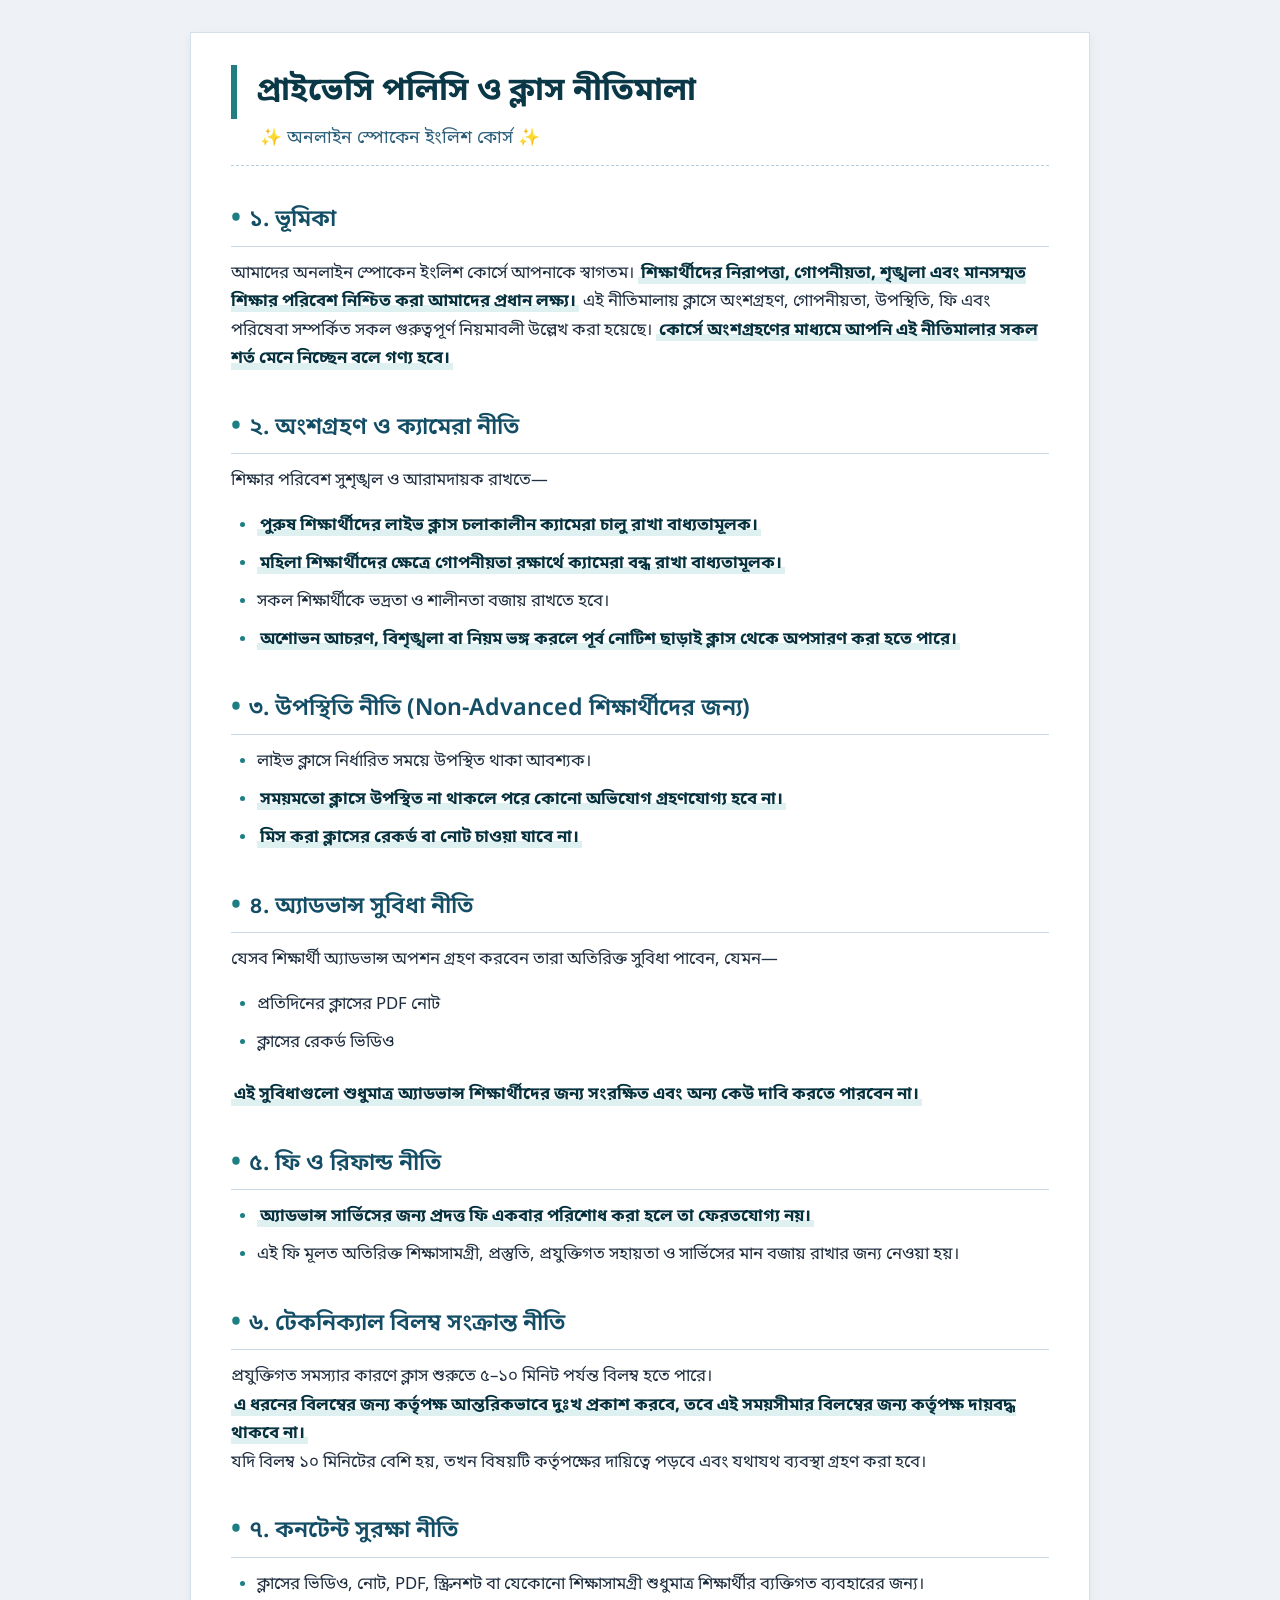
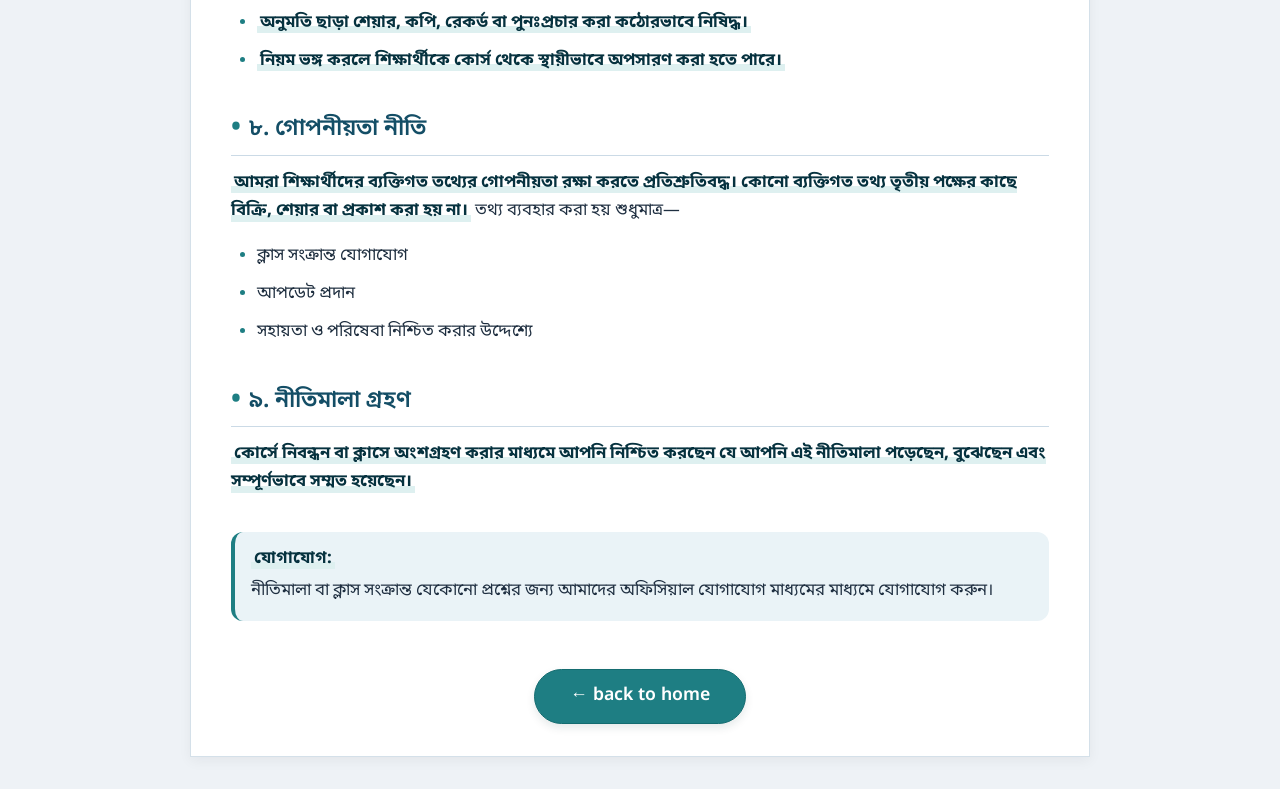
<file: privacy.html>
<!DOCTYPE html>
<html lang="bn">

<head>
  <meta charset="UTF-8">
  <meta name="viewport" content="width=device-width, initial-scale=1.0">
  <title>প্রাইভেসি পলিসি ও ক্লাস নীতিমালা | অনলাইন স্পোকেন ইংলিশ কোর্স</title>
  <!-- Noto Sans Bengali for clear rendering -->
  <link rel="preconnect" href="https://fonts.googleapis.com">
  <link rel="preconnect" href="https://fonts.gstatic.com" crossorigin>
  <link href="https://fonts.googleapis.com/css2?family=Noto+Sans+Bengali:wght@400;600;700&display=swap"
    rel="stylesheet">
  <style>
    * {
      margin: 0;
      padding: 0;
      box-sizing: border-box;
    }

    body {
      background: #eef2f6;
      /* soft neutral background */
      font-family: 'Noto Sans Bengali', 'Hind Siliguri', sans-serif;
      line-height: 1.7;
      color: #1e2e3f;
      padding: 2rem 1.5rem;
    }

    .content {
      max-width: 900px;
      margin: 0 auto;
      background: #ffffff;
      padding: 2rem 2.5rem;
      border: 1px solid #d4e0e9;
      /* subtle border, no heavy card */
      box-shadow: 0 4px 12px rgba(0, 20, 30, 0.05);
    }

    h1 {
      font-size: 2rem;
      font-weight: 700;
      color: #0a3847;
      margin-bottom: 0.2rem;
      border-left: 6px solid #1e7e83;
      padding-left: 1.2rem;
    }

    .subtitle {
      font-size: 1.1rem;
      color: #2b5f7a;
      margin-bottom: 2rem;
      margin-top: 0.3rem;
      padding-left: 1.8rem;
      border-bottom: 1px dashed #b8cfdd;
      padding-bottom: 0.7rem;
    }

    h2 {
      font-size: 1.45rem;
      font-weight: 600;
      color: #144e66;
      margin: 2rem 0 0.8rem 0;
      border-bottom: 1px solid #cbdae6;
      padding-bottom: 0.25rem;
    }

    h2::before {
      content: "•";
      color: #1e7e83;
      font-weight: bold;
      margin-right: 8px;
      font-size: 1.6rem;
      vertical-align: middle;
    }

    p {
      margin-bottom: 1rem;
      font-size: 1.05rem;
      color: #1f2f41;
    }

    ul,
    ol {
      margin: 0.7rem 0 1.5rem 1.6rem;
    }

    li {
      margin-bottom: 0.6rem;
      font-size: 1.05rem;
    }

    li::marker {
      color: #1e7e83;
      font-weight: 600;
    }

    /* Bold important clauses — with subtle highlight */
    strong {
      font-weight: 700;
      color: #06323f;
      background: linear-gradient(145deg, #def0f0 0%, #def0f0 70%);
      background-repeat: no-repeat;
      background-size: 100% 0.45rem;
      background-position: 0 85%;
      padding: 0 3px 2px 3px;
      border-radius: 4px 2px 2px 4px;
    }

    /* simple back button */
    .back-home {
      margin-top: 3rem;
      text-align: center;
    }

    .back-home a {
      display: inline-block;
      background-color: #1e7e83;
      color: white;
      text-decoration: none;
      font-weight: 600;
      font-size: 1.1rem;
      padding: 0.7rem 2.2rem;
      border-radius: 40px;
      border: 1px solid #146c70;
      box-shadow: 0 4px 8px rgba(0, 50, 50, 0.1);
      transition: background 0.15s;
    }

    .back-home a:hover {
      background-color: #146f74;
      border-color: #0e585c;
    }

    /* responsive */
    @media (max-width: 600px) {
      body {
        padding: 1rem;
      }

      .content {
        padding: 1.5rem 1.2rem;
      }

      h1 {
        font-size: 1.7rem;
      }
    }

    /* original contact line (simple paragraph, no card) */
    .contact-line {
      margin-top: 2.2rem;
      padding: 0.8rem 1rem;
      background: #eaf3f7;
      border-radius: 12px;
      font-size: 1.05rem;
      border-left: 4px solid #1e7e83;
    }

    .contact-line p {
      margin-bottom: 0.2rem;
    }
  </style>
</head>

<body>
  <div class="content">
    <h1>প্রাইভেসি পলিসি ও ক্লাস নীতিমালা</h1>
    <div class="subtitle">✨ অনলাইন স্পোকেন ইংলিশ কোর্স ✨</div>

    <!-- ১. ভূমিকা -->
    <h2>১. ভূমিকা</h2>
    <p>আমাদের অনলাইন স্পোকেন ইংলিশ কোর্সে আপনাকে স্বাগতম। <strong>শিক্ষার্থীদের নিরাপত্তা, গোপনীয়তা, শৃঙ্খলা এবং
        মানসম্মত শিক্ষার পরিবেশ নিশ্চিত করা আমাদের প্রধান লক্ষ্য।</strong> এই নীতিমালায় ক্লাসে অংশগ্রহণ, গোপনীয়তা,
      উপস্থিতি, ফি এবং পরিষেবা সম্পর্কিত সকল গুরুত্বপূর্ণ নিয়মাবলী উল্লেখ করা হয়েছে। <strong>কোর্সে অংশগ্রহণের মাধ্যমে
        আপনি এই নীতিমালার সকল শর্ত মেনে নিচ্ছেন বলে গণ্য হবে।</strong></p>

    <!-- ২. অংশগ্রহণ ও ক্যামেরা নীতি -->
    <h2>২. অংশগ্রহণ ও ক্যামেরা নীতি</h2>
    <p>শিক্ষার পরিবেশ সুশৃঙ্খল ও আরামদায়ক রাখতে—</p>
    <ul>
      <li><strong>পুরুষ শিক্ষার্থীদের লাইভ ক্লাস চলাকালীন ক্যামেরা চালু রাখা বাধ্যতামূলক।</strong></li>
      <li><strong>মহিলা শিক্ষার্থীদের ক্ষেত্রে গোপনীয়তা রক্ষার্থে ক্যামেরা বন্ধ রাখা বাধ্যতামূলক।</strong></li>
      <li>সকল শিক্ষার্থীকে ভদ্রতা ও শালীনতা বজায় রাখতে হবে।</li>
      <li><strong>অশোভন আচরণ, বিশৃঙ্খলা বা নিয়ম ভঙ্গ করলে পূর্ব নোটিশ ছাড়াই ক্লাস থেকে অপসারণ করা হতে পারে।</strong>
      </li>
    </ul>

    <!-- ৩. উপস্থিতি নীতি (Non-Advanced শিক্ষার্থীদের জন্য) -->
    <h2>৩. উপস্থিতি নীতি (Non-Advanced শিক্ষার্থীদের জন্য)</h2>
    <ul>
      <li>লাইভ ক্লাসে নির্ধারিত সময়ে উপস্থিত থাকা আবশ্যক।</li>
      <li><strong>সময়মতো ক্লাসে উপস্থিত না থাকলে পরে কোনো অভিযোগ গ্রহণযোগ্য হবে না।</strong></li>
      <li><strong>মিস করা ক্লাসের রেকর্ড বা নোট চাওয়া যাবে না।</strong></li>
    </ul>

    <!-- ৪. অ্যাডভান্স সুবিধা নীতি -->
    <h2>৪. অ্যাডভান্স সুবিধা নীতি</h2>
    <p>যেসব শিক্ষার্থী অ্যাডভান্স অপশন গ্রহণ করবেন তারা অতিরিক্ত সুবিধা পাবেন, যেমন—</p>
    <ul>
      <li>প্রতিদিনের ক্লাসের PDF নোট</li>
      <li>ক্লাসের রেকর্ড ভিডিও</li>
    </ul>
    <p><strong>এই সুবিধাগুলো শুধুমাত্র অ্যাডভান্স শিক্ষার্থীদের জন্য সংরক্ষিত এবং অন্য কেউ দাবি করতে পারবেন না।</strong>
    </p>

    <!-- ৫. ফি ও রিফান্ড নীতি -->
    <h2>৫. ফি ও রিফান্ড নীতি</h2>
    <ul>
      <li><strong>অ্যাডভান্স সার্ভিসের জন্য প্রদত্ত ফি একবার পরিশোধ করা হলে তা ফেরতযোগ্য নয়।</strong></li>
      <li>এই ফি মূলত অতিরিক্ত শিক্ষাসামগ্রী, প্রস্তুতি, প্রযুক্তিগত সহায়তা ও সার্ভিসের মান বজায় রাখার জন্য নেওয়া হয়।
      </li>
    </ul>

    <!-- ৬. টেকনিক্যাল বিলম্ব সংক্রান্ত নীতি -->
    <h2>৬. টেকনিক্যাল বিলম্ব সংক্রান্ত নীতি</h2>
    <p>প্রযুক্তিগত সমস্যার কারণে ক্লাস শুরুতে ৫–১০ মিনিট পর্যন্ত বিলম্ব হতে পারে।<br>
      <strong>এ ধরনের বিলম্বের জন্য কর্তৃপক্ষ আন্তরিকভাবে দুঃখ প্রকাশ করবে, তবে এই সময়সীমার বিলম্বের জন্য কর্তৃপক্ষ
        দায়বদ্ধ থাকবে না।</strong><br>
      যদি বিলম্ব ১০ মিনিটের বেশি হয়, তখন বিষয়টি কর্তৃপক্ষের দায়িত্বে পড়বে এবং যথাযথ ব্যবস্থা গ্রহণ করা হবে।
    </p>

    <!-- ৭. কনটেন্ট সুরক্ষা নীতি -->
    <h2>৭. কনটেন্ট সুরক্ষা নীতি</h2>
    <ul>
      <li>ক্লাসের ভিডিও, নোট, PDF, স্ক্রিনশট বা যেকোনো শিক্ষাসামগ্রী শুধুমাত্র শিক্ষার্থীর ব্যক্তিগত ব্যবহারের জন্য।
      </li>
      <li><strong>অনুমতি ছাড়া শেয়ার, কপি, রেকর্ড বা পুনঃপ্রচার করা কঠোরভাবে নিষিদ্ধ।</strong></li>
      <li><strong>নিয়ম ভঙ্গ করলে শিক্ষার্থীকে কোর্স থেকে স্থায়ীভাবে অপসারণ করা হতে পারে।</strong></li>
    </ul>

    <!-- ৮. গোপনীয়তা নীতি -->
    <h2>৮. গোপনীয়তা নীতি</h2>
    <p><strong>আমরা শিক্ষার্থীদের ব্যক্তিগত তথ্যের গোপনীয়তা রক্ষা করতে প্রতিশ্রুতিবদ্ধ। কোনো ব্যক্তিগত তথ্য তৃতীয়
        পক্ষের কাছে বিক্রি, শেয়ার বা প্রকাশ করা হয় না।</strong> তথ্য ব্যবহার করা হয় শুধুমাত্র—</p>
    <ul>
      <li>ক্লাস সংক্রান্ত যোগাযোগ</li>
      <li>আপডেট প্রদান</li>
      <li>সহায়তা ও পরিষেবা নিশ্চিত করার উদ্দেশ্যে</li>
    </ul>

    <!-- ৯. নীতিমালা গ্রহণ -->
    <h2>৯. নীতিমালা গ্রহণ</h2>
    <p><strong>কোর্সে নিবন্ধন বা ক্লাসে অংশগ্রহণ করার মাধ্যমে আপনি নিশ্চিত করছেন যে আপনি এই নীতিমালা পড়েছেন, বুঝেছেন
        এবং সম্পূর্ণভাবে সম্মত হয়েছেন।</strong></p>

    <!-- মূল যোগাযোগ অংশ (অনুচ্ছেদ আকারে, কোন কার্ড নয়) -->
    <div class="contact-line">
      <p><strong>যোগাযোগ:</strong></p>
      <p>নীতিমালা বা ক্লাস সংক্রান্ত যেকোনো প্রশ্নের জন্য আমাদের অফিসিয়াল যোগাযোগ মাধ্যমের মাধ্যমে যোগাযোগ করুন।</p>
    </div>

    <!-- শুধু একটি ব্যাক বাটন: back to home (index.html) -->
    <div class="back-home">
      <a href="index.html">← back to home</a>
    </div>

    <!-- privacy.html আইডেন্টিফায়ার (লুকানো) -->
    <div style="display: none;">privacy.html — ক্লাস নীতিমালা ও গোপনীয়তা</div>
  </div>
</body>

</html>
</file>
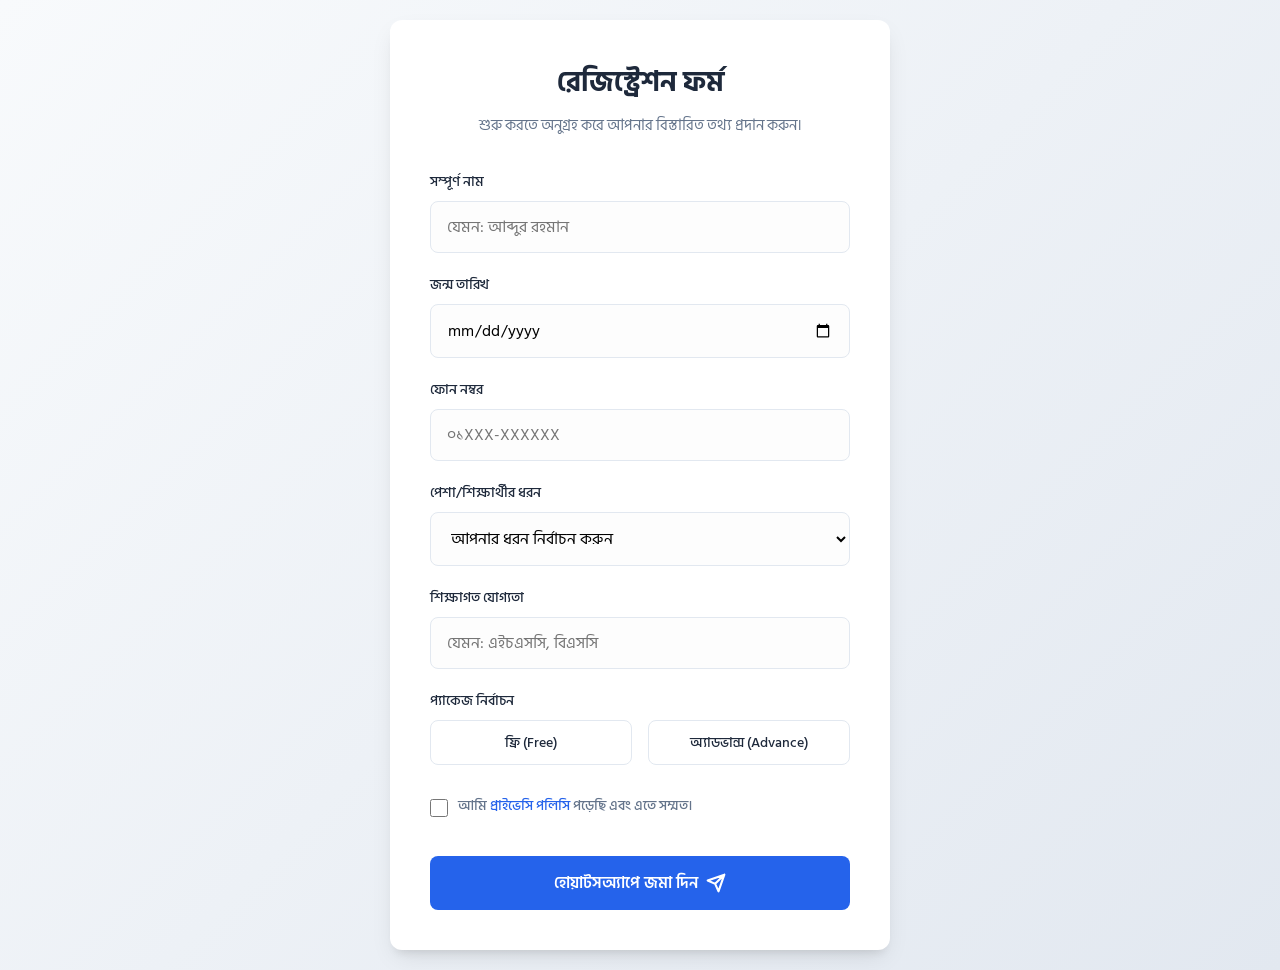
<file: regi.html>
<!DOCTYPE html>
<html lang="en">

<head>
  <meta charset="UTF-8">
  <meta name="viewport" content="width=device-width, initial-scale=1.0">
  <title>প্রিমিয়াম রেজিস্ট্রেশন | আমাদের সাথে যোগ দিন</title>
  <!-- Google Fonts -->
  <link
    href="https://fonts.googleapis.com/css2?family=Hind+Siliguri:wght@300;400;500;600;700&family=Inter:wght@300;400;500;600;700&display=swap"
    rel="stylesheet">
  <style>
    :root {
      --primary: #2563eb;
      --primary-hover: #1d4ed8;
      --bg-gradient: linear-gradient(135deg, #f8fafc 0%, #e2e8f0 100%);
      --card-bg: #ffffff;
      --text-main: #1e293b;
      --text-muted: #64748b;
      --border: #e2e8f0;
      --radius: 12px;
      --shadow: 0 10px 25px -5px rgba(0, 0, 0, 0.1), 0 8px 10px -6px rgba(0, 0, 0, 0.1);
    }

    * {
      margin: 0;
      padding: 0;
      box-sizing: border-box;
      font-family: 'Hind Siliguri', 'Inter', sans-serif;
    }

    body {
      background: var(--bg-gradient);
      min-height: 100vh;
      display: flex;
      align-items: center;
      justify-content: center;
      padding: 20px;
      color: var(--text-main);
    }

    .container {
      width: 100%;
      max-width: 500px;
      background: var(--card-bg);
      padding: 40px;
      border-radius: var(--radius);
      box-shadow: var(--shadow);
      animation: fadeIn 0.6s ease-out;
    }

    @keyframes fadeIn {
      from {
        opacity: 0;
        transform: translateY(20px);
      }

      to {
        opacity: 1;
        transform: translateY(0);
      }
    }

    .header {
      text-align: center;
      margin-bottom: 32px;
    }

    .header h1 {
      font-size: 1.75rem;
      font-weight: 700;
      color: var(--text-main);
      margin-bottom: 8px;
    }

    .header p {
      color: var(--text-muted);
      font-size: 0.95rem;
    }

    .form-group {
      margin-bottom: 20px;
    }

    label {
      display: block;
      font-size: 0.875rem;
      font-weight: 500;
      margin-bottom: 8px;
      color: var(--text-main);
    }

    input[type="text"],
    input[type="date"],
    input[type="tel"],
    select {
      width: 100%;
      padding: 12px 16px;
      border: 1px solid var(--border);
      border-radius: 8px;
      font-size: 1rem;
      transition: all 0.3s ease;
      outline: none;
      background: #fdfdfd;
    }

    input:focus,
    select:focus {
      border-color: var(--primary);
      box-shadow: 0 0 0 4px rgba(37, 99, 235, 0.1);
      background: #fff;
    }

    /* Custom Radio Buttons */
    .radio-group {
      display: flex;
      gap: 16px;
      margin-top: 8px;
    }

    .radio-option {
      flex: 1;
      position: relative;
    }

    .radio-option input {
      position: absolute;
      opacity: 0;
      cursor: pointer;
    }

    .radio-label {
      display: block;
      text-align: center;
      padding: 10px;
      border: 1px solid var(--border);
      border-radius: 8px;
      cursor: pointer;
      transition: all 0.2s;
      font-weight: 500;
      font-size: 0.9rem;
    }

    .radio-option input:checked+.radio-label {
      background: var(--primary);
      color: white;
      border-color: var(--primary);
    }

    /* Checkbox Styling */
    .checkbox-group {
      display: flex;
      align-items: flex-start;
      gap: 10px;
      margin-top: 24px;
    }

    .checkbox-group input {
      width: 18px;
      height: 18px;
      margin-top: 2px;
      cursor: pointer;
    }

    .checkbox-group label {
      font-size: 0.85rem;
      color: var(--text-muted);
      line-height: 1.4;
      cursor: pointer;
    }

    .checkbox-group a {
      color: var(--primary);
      text-decoration: none;
      font-weight: 500;
    }

    .checkbox-group a:hover {
      text-decoration: underline;
    }

    /* Submit Button */
    .submit-btn {
      width: 100%;
      padding: 14px;
      background: var(--primary);
      color: white;
      border: none;
      border-radius: 8px;
      font-size: 1rem;
      font-weight: 600;
      cursor: pointer;
      margin-top: 32px;
      transition: transform 0.2s, background 0.3s;
      display: flex;
      align-items: center;
      justify-content: center;
      gap: 8px;
    }

    .submit-btn:hover {
      background: var(--primary-hover);
      transform: translateY(-1px);
    }

    .submit-btn:active {
      transform: translateY(0);
    }

    /* Alert Box */
    #alert-box {
      display: none;
      background: #fee2e2;
      color: #991b1b;
      padding: 12px;
      border-radius: 8px;
      font-size: 0.875rem;
      margin-bottom: 20px;
      border: 1px solid #fecaca;
    }

    /* Responsive adjustments */
    @media (max-width: 480px) {
      .container {
        padding: 24px;
      }

      .header h1 {
        font-size: 1.5rem;
      }
    }
  </style>
</head>

<body>

  <div class="container">
    <div class="header">
      <h1>রেজিস্ট্রেশন ফর্ম</h1>
      <p>শুরু করতে অনুগ্রহ করে আপনার বিস্তারিত তথ্য প্রদান করুন।</p>
    </div>

    <div id="alert-box"></div>

    <form id="registrationForm">
      <!-- Name -->
      <div class="form-group">
        <label for="name">সম্পূর্ণ নাম</label>
        <input type="text" id="name" placeholder="যেমন: আব্দুর রহমান" required>
      </div>

      <!-- Birth Date -->
      <div class="form-group">
        <label for="dob">জন্ম তারিখ</label>
        <input type="date" id="dob" required>
      </div>

      <!-- Phone Number -->
      <div class="form-group">
        <label for="phone">ফোন নম্বর</label>
        <input type="tel" id="phone" placeholder="০১XXX-XXXXXX" required>
      </div>

      <!-- Student Type -->
      <div class="form-group">
        <label for="type">পেশা/শিক্ষার্থীর ধরন</label>
        <select id="type" required>
          <option value="" disabled selected>আপনার ধরন নির্বাচন করুন</option>
          <option value="Madrasa Student">মাদ্রাসা শিক্ষার্থী</option>
          <option value="School Student">স্কুল/কলেজ শিক্ষার্থী</option>
          <option value="Businessman">ব্যবসায়ী</option>
          <option value="Job Holder">চাকরিজীবী</option>
          <option value="Custom">অন্যান্য</option>
        </select>
      </div>

      <!-- Qualification -->
      <div class="form-group">
        <label for="qualification">শিক্ষাগত যোগ্যতা</label>
        <input type="text" id="qualification" placeholder="যেমন: এইচএসসি, বিএসসি" required>
      </div>

      <!-- Package Selection -->
      <div class="form-group">
        <label>প্যাকেজ নির্বাচন</label>
        <div class="radio-group">
          <div class="radio-option">
            <input type="radio" name="package" id="free" value="Free">
            <label for="free" class="radio-label">ফ্রি (Free)</label>
          </div>
          <div class="radio-option">
            <input type="radio" name="package" id="advance" value="Advance">
            <label for="advance" class="radio-label">অ্যাডভান্স (Advance)</label>
          </div>
        </div>
      </div>

      <!-- Privacy Policy -->
      <div class="checkbox-group">
        <input type="checkbox" id="privacy">
        <label for="privacy">
          আমি <a href="privacy.html" target="_blank">প্রাইভেসি পলিসি</a> পড়েছি এবং এতে সম্মত।
        </label>
      </div>

      <!-- Submit Button -->
      <button type="submit" class="submit-btn">
        <span>হোয়াটসঅ্যাপে জমা দিন</span>
        <svg width="20" height="20" viewBox="0 0 24 24" fill="none" stroke="currentColor" stroke-width="2.5"
          stroke-linecap="round" stroke-linejoin="round">
          <path d="M22 2L11 13M22 2l-7 20-4-9-9-4 20-7z"></path>
        </svg>
      </button>
    </form>
  </div>

  <script>
    const form = document.getElementById('registrationForm');
    const alertBox = document.getElementById('alert-box');

    form.addEventListener('submit', function (e) {
      e.preventDefault();

      // Collect Data
      const name = document.getElementById('name').value.trim();
      const dob = document.getElementById('dob').value;
      const phone = document.getElementById('phone').value.trim();
      const type = document.getElementById('type').value;
      const qualification = document.getElementById('qualification').value.trim();
      const packageNode = document.querySelector('input[name="package"]:checked');
      const privacyChecked = document.getElementById('privacy').checked;

      // Validation
      let errorMessage = "";
      if (!name) errorMessage = "অনুগ্রহ করে আপনার সম্পূর্ণ নাম লিখুন।";
      else if (!dob) errorMessage = "অনুগ্রহ করে আপনার জন্ম তারিখ নির্বাচন করুন।";
      else if (!phone) errorMessage = "অনুগ্রহ করে আপনার ফোন নম্বর লিখুন।";
      else if (!type) errorMessage = "অনুগ্রহ করে আপনার ধরন নির্বাচন করুন।";
      else if (!qualification) errorMessage = "অনুগ্রহ করে আপনার শিক্ষাগত যোগ্যতা লিখুন।";
      else if (!packageNode) errorMessage = "অনুগ্রহ করে একটি প্যাকেজ নির্বাচন করুন।";
      else if (!privacyChecked) errorMessage = "আপনাকে অবশ্যই প্রাইভেসি পলিসিতে সম্মত হতে হবে।";

      if (errorMessage) {
        alertBox.textContent = errorMessage;
        alertBox.style.display = 'block';
        window.scrollTo({ top: 0, behavior: 'smooth' });
        return;
      }

      // Success - Hide alert
      alertBox.style.display = 'none';

      // Prepare WhatsApp Message
      const selectedPackage = packageNode.value;
      const whatsappNumber = "8801887852687";

      const message = `*নতুন রেজিস্ট্রেশন আবেদন*%0A` +
        `--------------------------%0A` +
        `*নাম:* ${encodeURIComponent(name)}%0A` +
        `*জন্ম তারিখ:* ${encodeURIComponent(dob)}%0A` +
        `*ফোন:* ${encodeURIComponent(phone)}%0A` +
        `*ধরন:* ${encodeURIComponent(type)}%0A` +
        `*যোগ্যতা:* ${encodeURIComponent(qualification)}%0A` +
        `*প্যাকেজ:* ${encodeURIComponent(selectedPackage)}%0A` +
        `--------------------------%0A` +
        `_ওয়েবসাইট রেজিস্ট্রেশন ফর্ম থেকে প্রেরিত_`;

      const whatsappURL = `https://wa.me/${whatsappNumber}?text=${message}`;

      // Open WhatsApp
      window.open(whatsappURL, '_blank');
    });
  </script>
</body>

</html>
</file>
